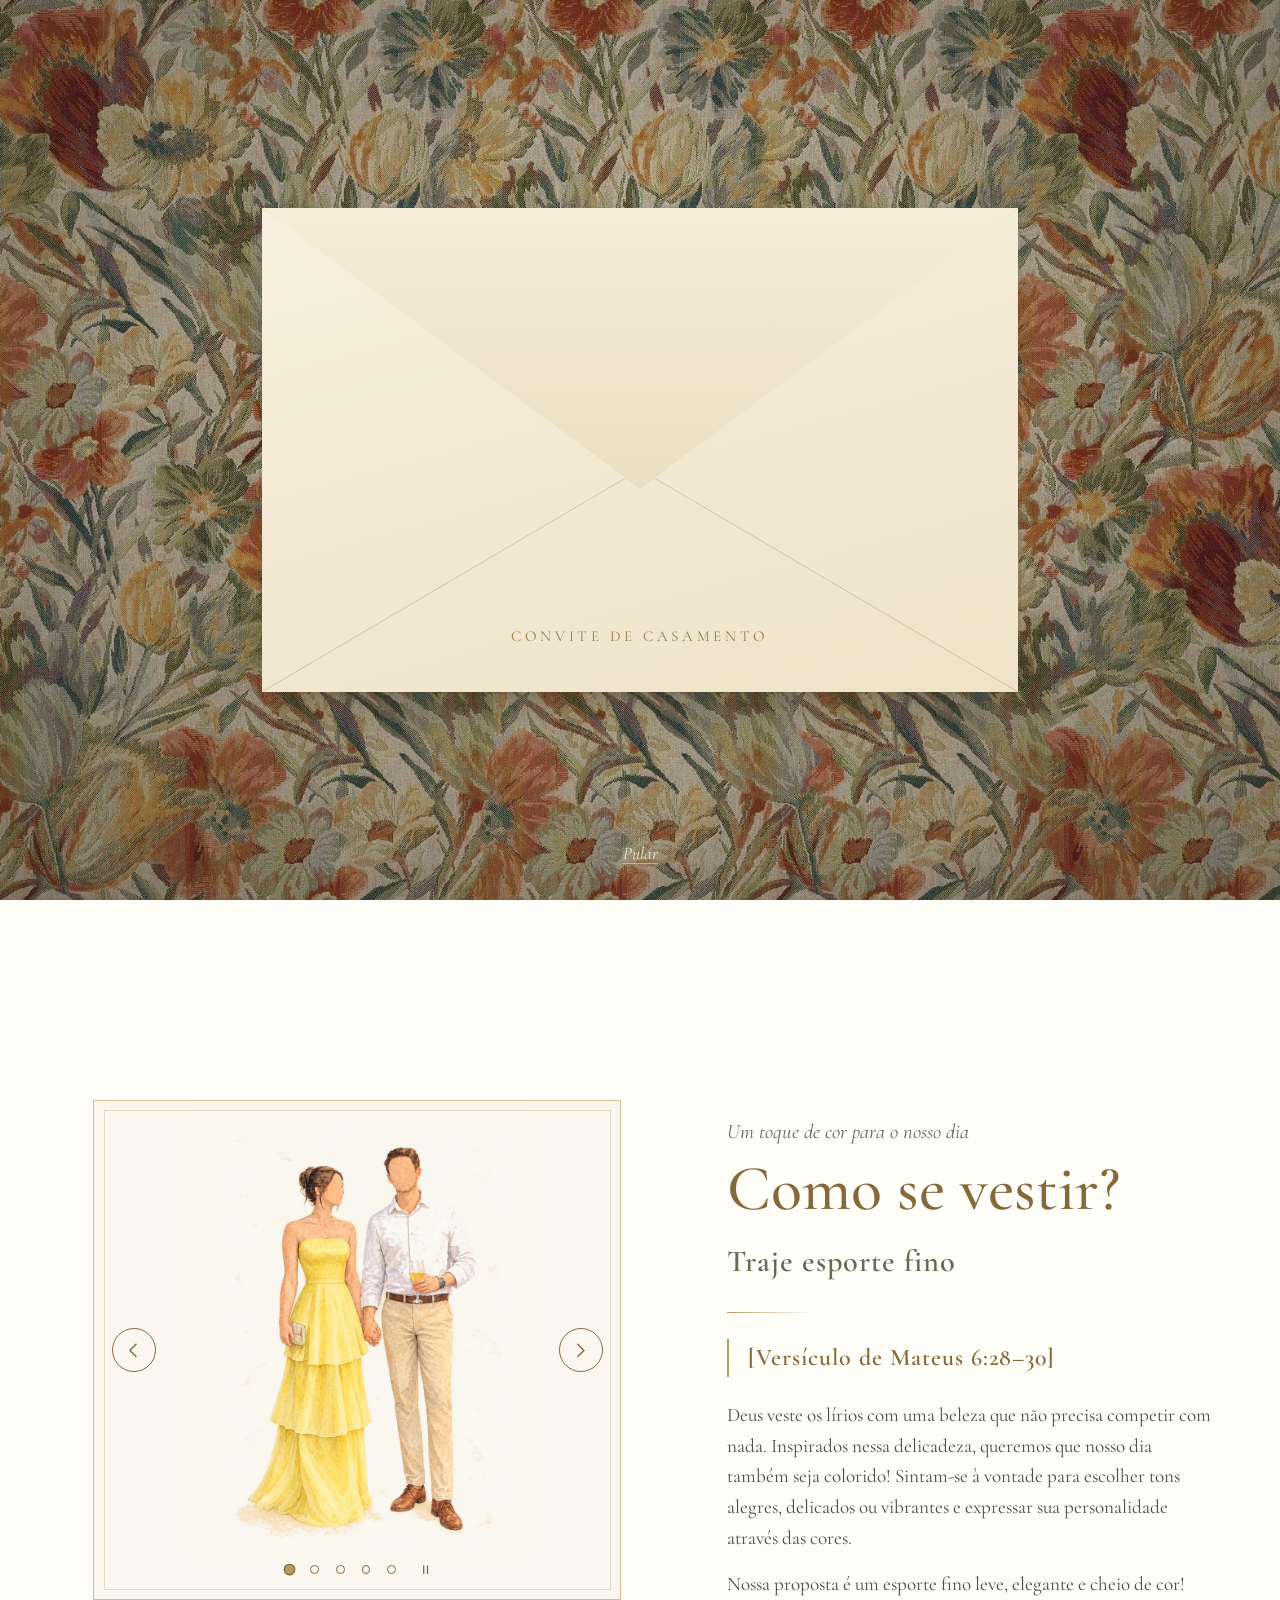
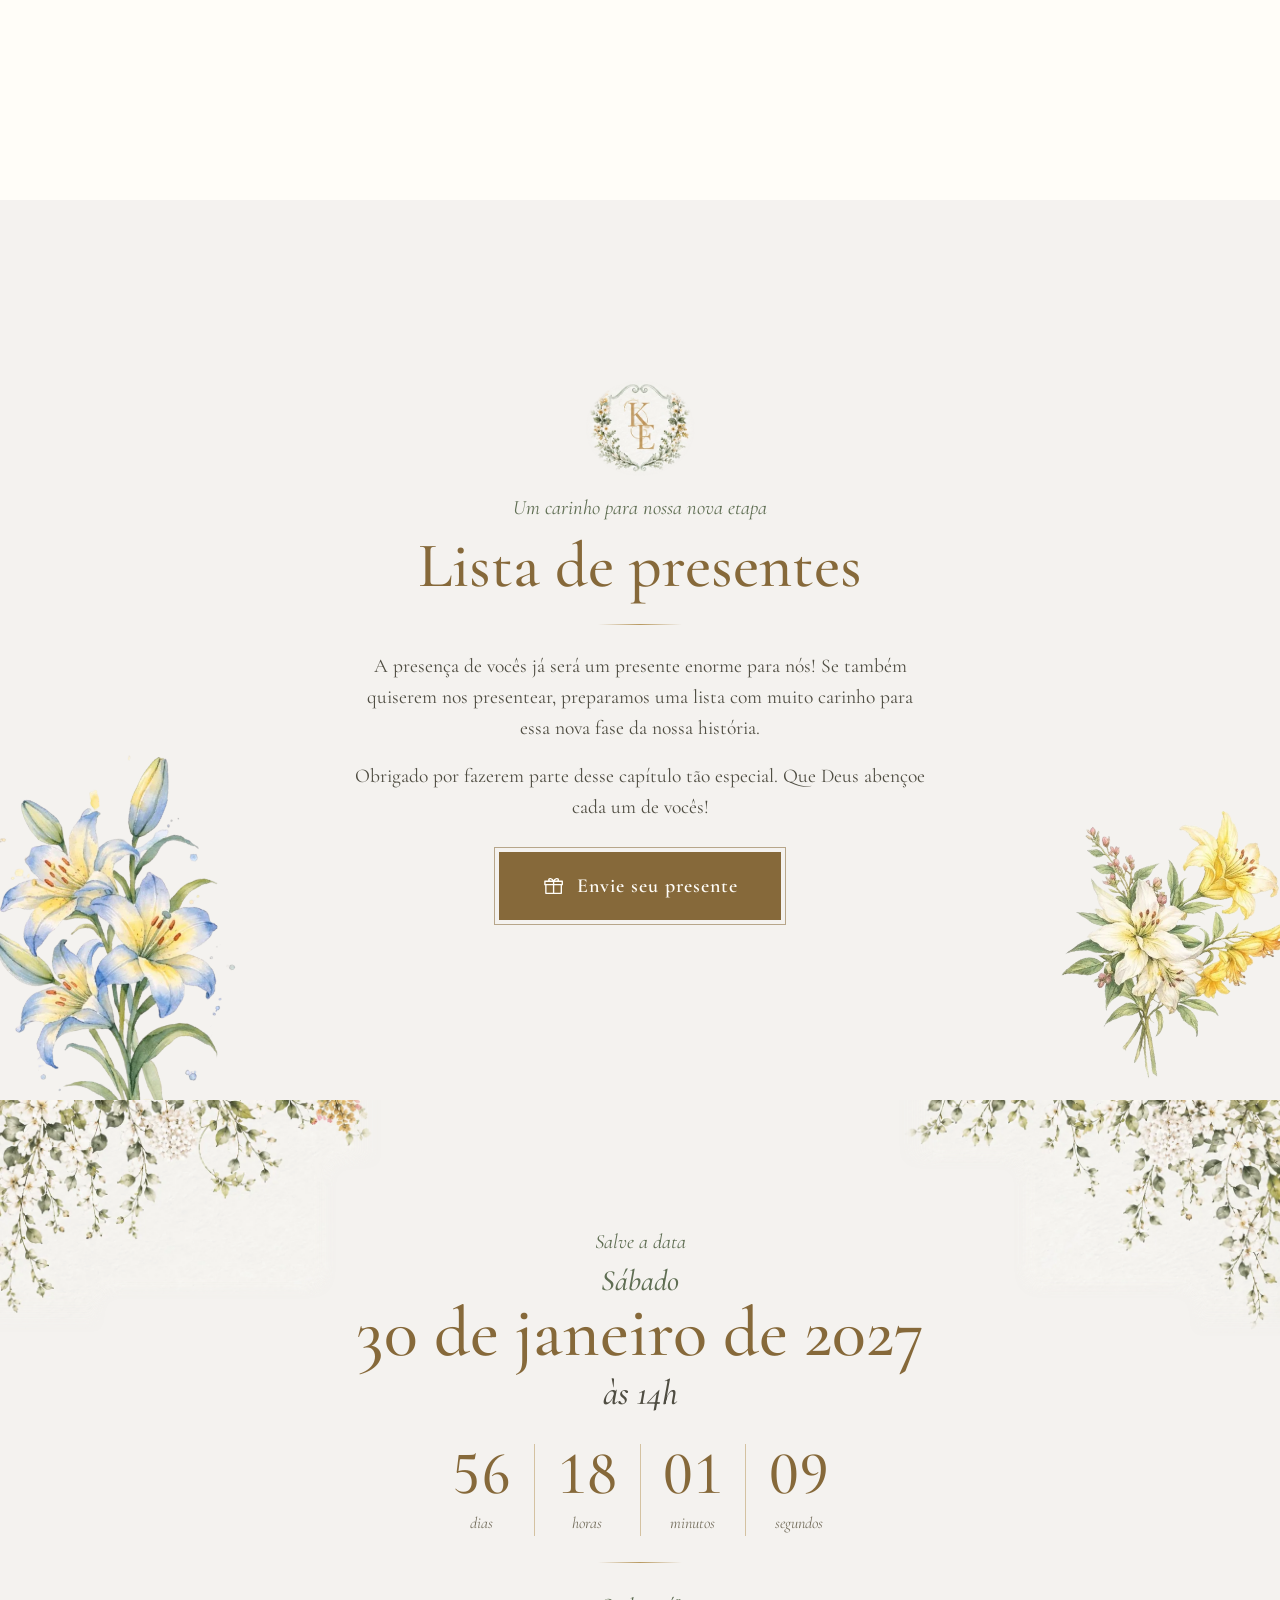
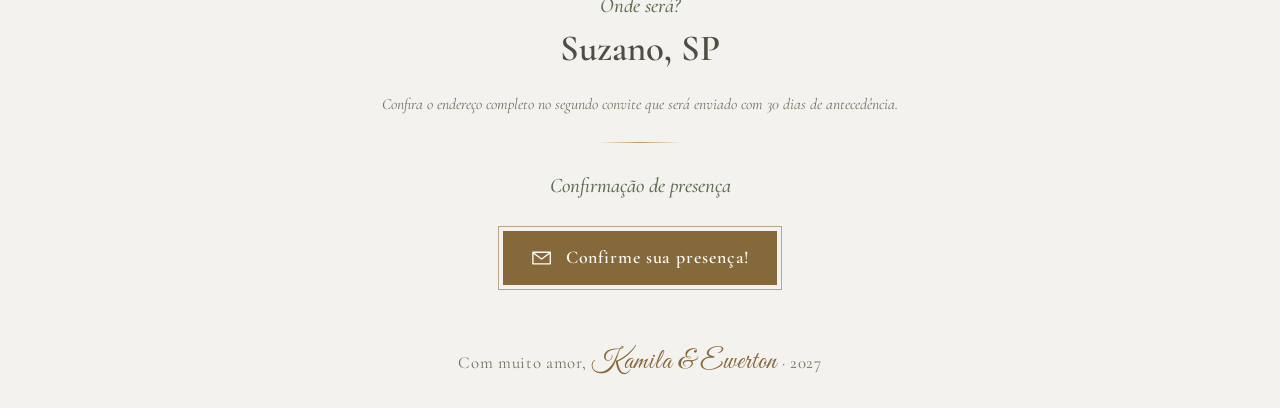
<file: index.html>
<!DOCTYPE html>
<html lang="pt-BR">
<head>
  <meta charset="UTF-8">
  <meta name="viewport" content="width=device-width, initial-scale=1, viewport-fit=cover">
  <meta name="theme-color" content="#f4f2ef">
  <title>Kamila &amp; Everton | Nosso casamento</title>
  <meta name="description" content="Convite de casamento de Kamila e Everton: 30 de janeiro de 2027, às 14h, no Sítio Espaço Gomes, em Suzano-SP.">

  <!-- Pré-visualização ao compartilhar no WhatsApp/Instagram.
       Depois de publicar o site, troque o caminho abaixo pelo endereço completo, ex.: https://seusite.com.br/assets/og-convite.jpg -->
  <meta property="og:type" content="website">
  <meta property="og:title" content="Kamila &amp; EWerton | Com muito amor, vamos nos casar!">
  <meta property="og:description" content="30 de janeiro de 2027, às 14h. Contamos com a sua presença!">
  <meta property="og:image" content="assets/og-convite.jpg">

  <link rel="icon" href="data:image/svg+xml,%3Csvg xmlns='http://www.w3.org/2000/svg' viewBox='0 0 64 64'%3E%3Crect width='64' height='64' rx='32' fill='%23f4f2ef'/%3E%3Ctext x='32' y='43' font-family='Georgia,serif' font-size='30' text-anchor='middle' fill='%23b99a61'%3EK%26E%3C/text%3E%3C/svg%3E">

  <!-- Fontes hospedadas junto com o site (pasta fonts/): funcionam mesmo sem internet. -->
  <link rel="stylesheet" href="style.css">

  <!-- Marca que o JavaScript está ativo (evita esconder conteúdo se ele falhar). -->
  <script>
    document.documentElement.classList.add('js');
    /* Abertura com envelope: só quando o site abre do início (sem #âncora na URL). */
    (function () {
      var hash = location.hash;
      if (hash && hash !== '#inicio') return;
      var el = document.documentElement;
      el.classList.add('has-intro', 'cover-hold');
      if ('scrollRestoration' in history) history.scrollRestoration = 'manual';
      window.scrollTo(0, 0);
      setTimeout(function () { el.classList.remove('has-intro', 'cover-hold'); }, 15000); /* segurança */
    })();
  </script>
</head>
<body>

  <!-- ============ ABERTURA · ENVELOPE (aparece sempre que a página é aberta ou atualizada) ============ -->
  <div class="intro" id="intro" role="dialog" aria-modal="true" aria-label="Convite de casamento de Kamila e Ewerton">
    <div class="intro__stage">
      <div class="envelope">
        <div class="envelope__back"></div>

        <div class="envelope__card" aria-hidden="true">
          <img class="envelope__leaf envelope__leaf--l" src="assets/folhagem-esq.webp" alt="" width="800" height="490">
          <img class="envelope__leaf envelope__leaf--r" src="assets/folhagem-dir.webp" alt="" width="802" height="500">
          <div class="envelope__card-text">
            <p class="envelope__lead">Com muito amor,<br>vamos nos casar!</p>
            <p class="envelope__names">Kamila &amp; Ewerton</p>
            <p class="envelope__date">30 de janeiro de 2027</p>
          </div>
        </div>

        <div class="envelope__front">
          <svg class="envelope__lines" viewBox="0 0 100 64" preserveAspectRatio="none" aria-hidden="true">
            <path d="M0 64 50 34.6 100 64M0 0 50 34.6 100 0" fill="none" stroke="rgba(134,105,58,.28)" stroke-width="1" vector-effect="non-scaling-stroke"/>
          </svg>
          <p class="envelope__to">Convite de casamento</p>
        </div>

        <div class="envelope__flap" aria-hidden="true">
          <div class="flap__face flap__face--out"></div>
          <div class="flap__face flap__face--in"></div>
        </div>

        <button type="button" class="envelope__seal" aria-label="Abrir o convite">
          <img src="assets/monograma.webp" alt="" width="300" height="260">
        </button>
      </div>
    </div>
    <button type="button" class="intro__skip">Pular</button>
  </div>
  <a class="skip-link" href="#traje">Ir para os detalhes</a>

  <main>
    <!-- ============ PÁGINA 1 · CAPA (ocupa a tela inteira) ============ -->
    <section class="page cover" id="inicio" aria-labelledby="nomes">
      <img class="cover__foliage cover__foliage--left" src="assets/folhagem-esq.webp" alt="" width="800" height="490" fetchpriority="high">
      <img class="cover__foliage cover__foliage--right" src="assets/folhagem-dir.webp" alt="" width="802" height="500" fetchpriority="high">
      <img class="cover__landscape" src="assets/paisagem.webp" alt="" width="1672" height="300" fetchpriority="high">

      <div class="cover__content">
        <p class="cover__lead">Com muito amor,<br>vamos nos casar!</p>
        <img class="cover__monogram" src="assets/monograma.webp" alt="Monograma com as letras K e E" width="300" height="260">
        <h1 class="cover__names" id="nomes">Kamila <span class="amp">&amp;</span> Ewerton</h1>
        <p class="cover__invite">Contamos com a sua presença!</p>
        <svg class="cover__heart" viewBox="0 0 24 22" aria-hidden="true"><path d="M12 21 2.9 11.9A5.6 5.6 0 0 1 12 4.7a5.6 5.6 0 0 1 9.1 7.2Z" fill="currentColor"/></svg>
        <p class="cover__date">30 de janeiro de 2027</p>
      </div>

      <a class="cover__cue" href="#traje" aria-label="Rolar para ver como se vestir e mais informações">
        <span>Ver detalhes</span>
        <svg viewBox="0 0 24 24" aria-hidden="true"><path d="m5 9 7 7 7-7" fill="none" stroke="currentColor" stroke-width="1.6" stroke-linecap="round" stroke-linejoin="round"/></svg>
      </a>
    </section>

    <!-- ============ PÁGINA 2 · TRAJE (COMO SE VESTIR) ============ -->
    <section class="page dress" id="traje" aria-labelledby="dress-title">
      <div class="dress__layout reveal">
        <div class="dress__art">
          <!-- Carrossel de sugestões de look. As fotos ficam em assets/roupas (look-1 … look-5). -->
          <div class="carousel" id="looks" role="region" aria-roledescription="carrossel" aria-label="Sugestões de looks esporte fino">
            <div class="carousel__viewport">
              <div class="carousel__track" aria-live="off">
              <div class="carousel__slide" role="group" aria-roledescription="slide" aria-label="Look 1 de 5">
                <img src="assets/roupas/look-1.webp" alt="Casal de esporte fino: vestido longo amarelo em camadas e camisa branca com calça bege" width="960" height="1200" loading="lazy" draggable="false">
              </div>
              <div class="carousel__slide" role="group" aria-roledescription="slide" aria-label="Look 2 de 5">
                <img src="assets/roupas/look-2.webp" alt="Casal de esporte fino: vestido longo azul-marinho e camisa azul-marinho com calça bege" width="960" height="1200" loading="lazy" draggable="false">
              </div>
              <div class="carousel__slide" role="group" aria-roledescription="slide" aria-label="Look 3 de 5">
                <img src="assets/roupas/look-3.webp" alt="Casal de esporte fino: camisa branca com calça bege e vestido laranja de um ombro só" width="960" height="1200" loading="lazy" draggable="false">
              </div>
              <div class="carousel__slide" role="group" aria-roledescription="slide" aria-label="Look 4 de 5">
                <img src="assets/roupas/look-4.webp" alt="Casal de esporte fino: vestido lilás com babados e camisa polo branca com calça bege" width="960" height="1200" loading="lazy" draggable="false">
              </div>
              <div class="carousel__slide" role="group" aria-roledescription="slide" aria-label="Look 5 de 5">
                <img src="assets/roupas/look-5.webp" alt="Casal de esporte fino: vestido longo pink em camadas e camisa branca com calça cinza" width="960" height="1200" loading="lazy" draggable="false">
              </div>
              </div>
            </div>

            <button type="button" class="carousel__btn carousel__btn--prev" aria-label="Look anterior">
              <svg viewBox="0 0 24 24" aria-hidden="true"><path d="m15 5-7 7 7 7" fill="none" stroke="currentColor" stroke-width="1.6" stroke-linecap="round" stroke-linejoin="round"/></svg>
            </button>
            <button type="button" class="carousel__btn carousel__btn--next" aria-label="Próximo look">
              <svg viewBox="0 0 24 24" aria-hidden="true"><path d="m9 5 7 7-7 7" fill="none" stroke="currentColor" stroke-width="1.6" stroke-linecap="round" stroke-linejoin="round"/></svg>
            </button>

            <div class="carousel__footer">
            <button type="button" class="carousel__dot" aria-label="Ver look 1"></button>
            <button type="button" class="carousel__dot" aria-label="Ver look 2"></button>
            <button type="button" class="carousel__dot" aria-label="Ver look 3"></button>
            <button type="button" class="carousel__dot" aria-label="Ver look 4"></button>
            <button type="button" class="carousel__dot" aria-label="Ver look 5"></button>
              <button type="button" class="carousel__pause" aria-label="Pausar passagem automática" aria-pressed="false">
                <svg class="icon-pause" viewBox="0 0 24 24" aria-hidden="true"><path d="M9 6v12M15 6v12" fill="none" stroke="currentColor" stroke-width="2" stroke-linecap="round"/></svg>
                <svg class="icon-play" viewBox="0 0 24 24" aria-hidden="true"><path d="M8 5.5v13l10-6.5Z" fill="currentColor"/></svg>
              </button>
            </div>
          </div>
        </div>

        <div class="dress__copy">
          <p class="kicker">Um toque de cor para o nosso dia</p>
          <h2 id="dress-title">Como se vestir?</h2>
          <p class="dress__code">Traje esporte fino</p>
          <div class="rule rule--left" aria-hidden="true"></div>

          <blockquote class="dress__verse">
            <footer>[Versículo de Mateus 6:28–30]</footer>
          </blockquote>

            <p>
              Deus veste os lírios com uma beleza que não precisa competir com nada.
              Inspirados nessa delicadeza, queremos que nosso dia também seja colorido!
              Sintam-se à vontade para escolher tons alegres, delicados ou vibrantes
              e expressar sua personalidade através das cores.
            </p>

            <p>
              Nossa proposta é um esporte fino leve, elegante e cheio de cor!
            </p>
        </div>
      </div>
    </section>

    <!-- ============ PÁGINA 3 · LISTA DE PRESENTES ============ -->
    <section class="page gifts" id="presentes" aria-labelledby="gifts-title">
      <img class="gifts__lily gifts__lily--left" src="assets/lirios-azuis.webp" alt="" aria-hidden="true" loading="lazy" width="408" height="612">
      <img class="gifts__lily gifts__lily--right" src="assets/lirios-amarelos.webp" alt="" aria-hidden="true" loading="lazy" width="408" height="612">

      <div class="gifts__inner reveal">
        <img class="gifts__monogram" src="assets/monograma.webp" alt="" aria-hidden="true" loading="lazy" width="300" height="260">
        <p class="kicker">Um carinho para nossa nova etapa</p>
        <h2 id="gifts-title">Lista de presentes</h2>
        <div class="rule" aria-hidden="true"></div>
        <p>A presença de vocês já será um presente enorme para nós! Se também quiserem nos presentear, preparamos uma lista com muito carinho para essa nova fase da nossa história.</p>
        <p>Obrigado por fazerem parte desse capítulo tão especial. Que Deus abençoe cada um de vocês!</p>

        <!-- O botão leva à página de presente via PIX (pasta lista-de-presentes). O endereço fica no topo do script.js (GIFT_LIST_URL). -->
        <a class="btn btn--gift" id="gift-link" href="lista-de-presentes/index.html">
          <svg viewBox="0 0 24 24" aria-hidden="true"><path d="M4 11h16v9H4zM3 7.5h18V11H3zM12 7.5V20M12 7.5C10.6 4 7 4.2 7 6.1c0 1.4 2.3 1.4 5 1.4Zm0 0c1.4-3.5 5-3.3 5-1.4 0 1.4-2.3 1.4-5 1.4Z" fill="none" stroke="currentColor" stroke-width="1.4" stroke-linejoin="round" stroke-linecap="round"/></svg>
          <span>Envie seu presente</span>
        </a>
      </div>
    </section>
    <!-- ============ PÁGINA 4 · DATA, LOCAL E CONFIRMAÇÃO DE PRESENÇA ============ -->
    <section class="page when" id="data" aria-labelledby="when-title">
      <img class="when__foliage when__foliage--left" src="assets/folhagem-esq.webp" alt="" aria-hidden="true" loading="lazy" width="800" height="490">
      <img class="when__foliage when__foliage--right" src="assets/folhagem-dir.webp" alt="" aria-hidden="true" loading="lazy" width="802" height="500">

      <div class="when__inner reveal">
        <p class="kicker">Salve a data</p>
        <h2 id="when-title" class="when__date">
          <span class="when__weekday">Sábado</span>
          30 de janeiro de 2027
          <span class="when__time">às 14h</span>
        </h2>

        <div class="countdown" id="countdown" role="group" aria-label="Contagem regressiva para o casamento">
          <div class="countdown__unit"><span class="countdown__num" id="cd-days" aria-hidden="true">--</span><span class="countdown__label">dias</span></div>
          <div class="countdown__unit"><span class="countdown__num" id="cd-hours" aria-hidden="true">--</span><span class="countdown__label">horas</span></div>
          <div class="countdown__unit"><span class="countdown__num" id="cd-mins" aria-hidden="true">--</span><span class="countdown__label">minutos</span></div>
          <div class="countdown__unit"><span class="countdown__num" id="cd-secs" aria-hidden="true">--</span><span class="countdown__label">segundos</span></div>
        </div>
        <p class="countdown__done" id="countdown-done" hidden></p>
        <p class="sr-only" id="countdown-sr" aria-live="polite"></p>

        <div class="rule" aria-hidden="true"></div>

        <h3 class="where__title">Onde será?</h3>
        <p class="where__name">Suzano, SP</p>
        <p class="note">Confira o endereço completo no segundo convite que será enviado com 30 dias de antecedência.</p>
        <div class="rule" aria-hidden="true"></div>

        <h3 class="where__title">Confirmação de presença</h3>
        <!-- O botão leva ao formulário (pasta formulario-confirmacao). O endereço é definido no topo do script.js (RSVP_URL). -->
        <a class="btn btn--gift btn--rsvp" id="rsvp-link" href="formulario-confirmacao/index.html">
          <svg viewBox="0 0 24 24" aria-hidden="true"><path d="M3 6.5h18v12H3zM3.5 7.2l8.5 6.3 8.5-6.3" fill="none" stroke="currentColor" stroke-width="1.4" stroke-linejoin="round" stroke-linecap="round"/></svg>
          <span>Confirme sua presença!</span>
        </a>
      </div>

      <footer class="site-footer">Com muito amor, <span class="script">Kamila &amp; Ewerton</span> · 2027</footer>
    </section>

  </main>

  <nav class="page-dots" aria-label="Navegação entre as seções">
    <a href="#inicio" class="dot is-active" aria-label="Capa" aria-current="true"></a>
    <a href="#traje" class="dot" aria-label="Como se vestir"></a>
    <a href="#presentes" class="dot" aria-label="Lista de presentes"></a>
    <a href="#data" class="dot" aria-label="Data, local e confirmação de presença"></a>
  </nav>

  <script src="script.js"></script>
</body>
</html>
</file>
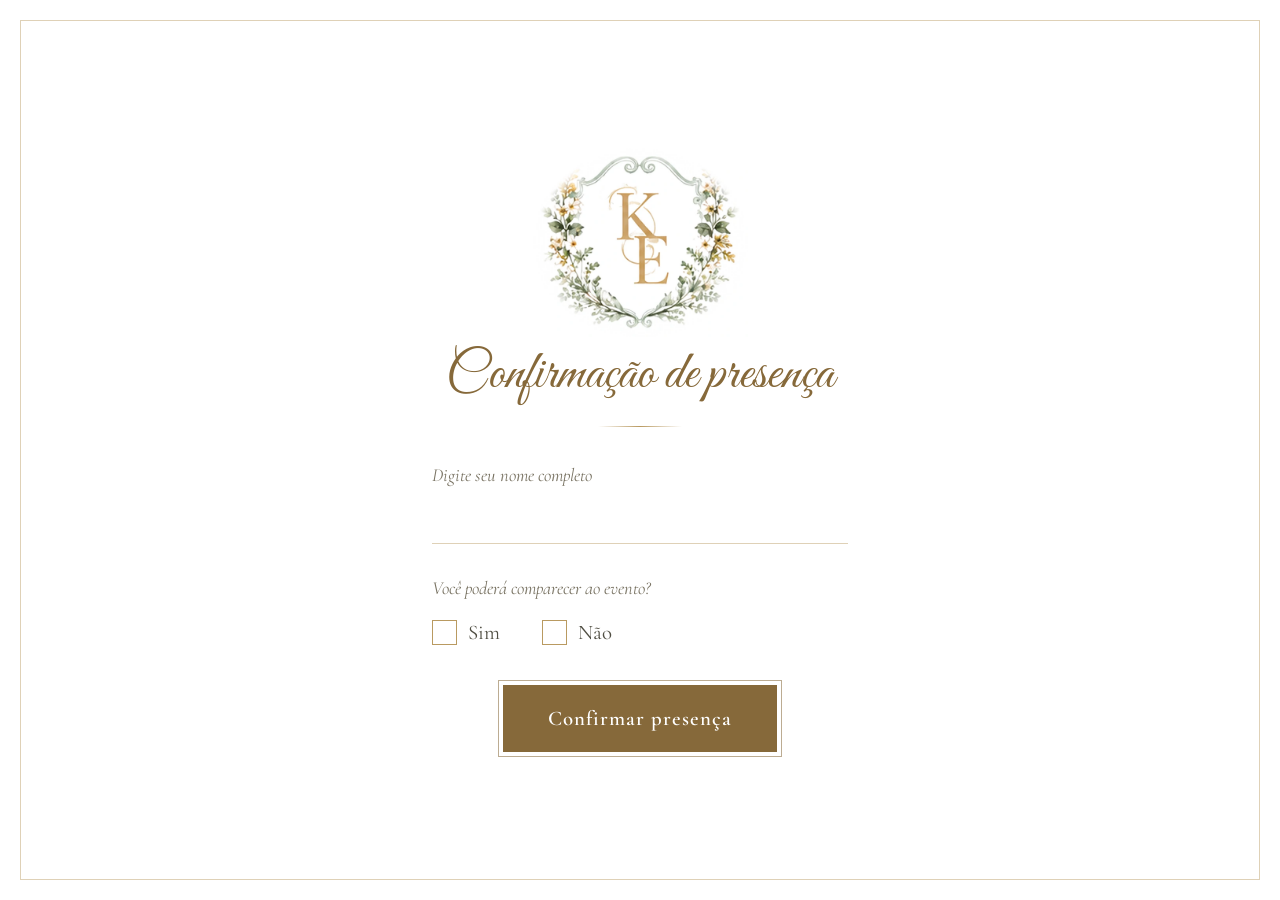
<file: formulario-confirmacao/index.html>
<!DOCTYPE html>
<html lang="pt-BR">
<head>
  <meta charset="UTF-8">
  <meta name="viewport" content="width=device-width, initial-scale=1, viewport-fit=cover">
  <meta name="theme-color" content="#ffffff">
  <title>Confirmação de presença | Kamila &amp; Ewerton</title>
  <meta name="description" content="Confirme sua presença no casamento de Kamila e Ewerton.">
  <meta name="robots" content="noindex">

  <link rel="icon" href="data:image/svg+xml,%3Csvg xmlns='http://www.w3.org/2000/svg' viewBox='0 0 64 64'%3E%3Crect width='64' height='64' rx='32' fill='%23ffffff'/%3E%3Ctext x='32' y='43' font-family='Georgia,serif' font-size='30' text-anchor='middle' fill='%23b99a61'%3EK%26E%3C/text%3E%3C/svg%3E">
  <link rel="preload" href="assets/monograma.webp" as="image">
  <link rel="stylesheet" href="style.css">
</head>
<body>
  <main class="page" id="pagina">
    <img class="mono" src="assets/monograma.webp" alt="Monograma de Kamila e Ewerton, com as letras K e E" width="550" height="480">

    <h1 class="title">Confirmação de presença</h1>
    <div class="rule" aria-hidden="true"></div>

    <form class="form" id="form" novalidate>
      <!-- campo escondido contra robôs: pessoas não veem nem preenchem -->
      <div class="hp" aria-hidden="true">
        <label>Não preencha este campo <input type="text" name="website" tabindex="-1" autocomplete="off"></label>
      </div>

      <div class="field">
        <label class="label" for="nome">Digite seu nome completo</label>
        <input class="input" id="nome" name="nome" type="text" autocomplete="name" autocapitalize="words" spellcheck="false" required
               aria-describedby="nome-erro">
        <p class="error" id="nome-erro" role="alert" hidden></p>
      </div>

      <fieldset class="field choice" aria-describedby="presenca-erro">
        <legend class="label">Você poderá comparecer ao evento?</legend>

        <label class="check">
          <input type="radio" name="presenca" value="Sim" required>
          <span class="check__box" aria-hidden="true">
            <svg viewBox="0 0 24 24"><path d="m5.5 12.5 4.2 4.2 8.8-9.4" fill="none" stroke="currentColor" stroke-width="2.2" stroke-linecap="round" stroke-linejoin="round"/></svg>
          </span>
          <span class="check__text">Sim</span>
        </label>

        <label class="check">
          <input type="radio" name="presenca" value="Não">
          <span class="check__box" aria-hidden="true">
            <svg viewBox="0 0 24 24"><path d="m5.5 12.5 4.2 4.2 8.8-9.4" fill="none" stroke="currentColor" stroke-width="2.2" stroke-linecap="round" stroke-linejoin="round"/></svg>
          </span>
          <span class="check__text">Não</span>
        </label>

        <p class="error" id="presenca-erro" role="alert" hidden></p>
      </fieldset>

      <p class="error error--form" id="form-erro" role="alert" hidden></p>

      <div class="submit">
        <button class="btn" id="enviar" type="submit">
          <span class="btn__label">Confirmar presença</span>
        </button>
      </div>
    </form>
  </main>

  <!-- Tela de agradecimento (aparece depois do envio) -->
  <section class="thanks" id="obrigado" aria-live="polite" hidden>
    <img class="thanks__mono" src="assets/monograma.webp" alt="" width="550" height="480">
    <div class="thanks__text">
      <h2 class="thanks__title" id="obrigado-titulo" tabindex="-1">Obrigado pela confirmação</h2>
      <p class="thanks__note">O endereço do evento será disponibilizado perto da data</p>
      <div class="thanks__actions">
        <a class="btn btn--ghost" href="../index.html">Menu inicial</a>
        <button class="btn" type="button" id="novo-participante">Cadastrar novo participante?</button>
      </div>
    </div>
  </section>

  <script src="script.js"></script>
</body>
</html>
</file>
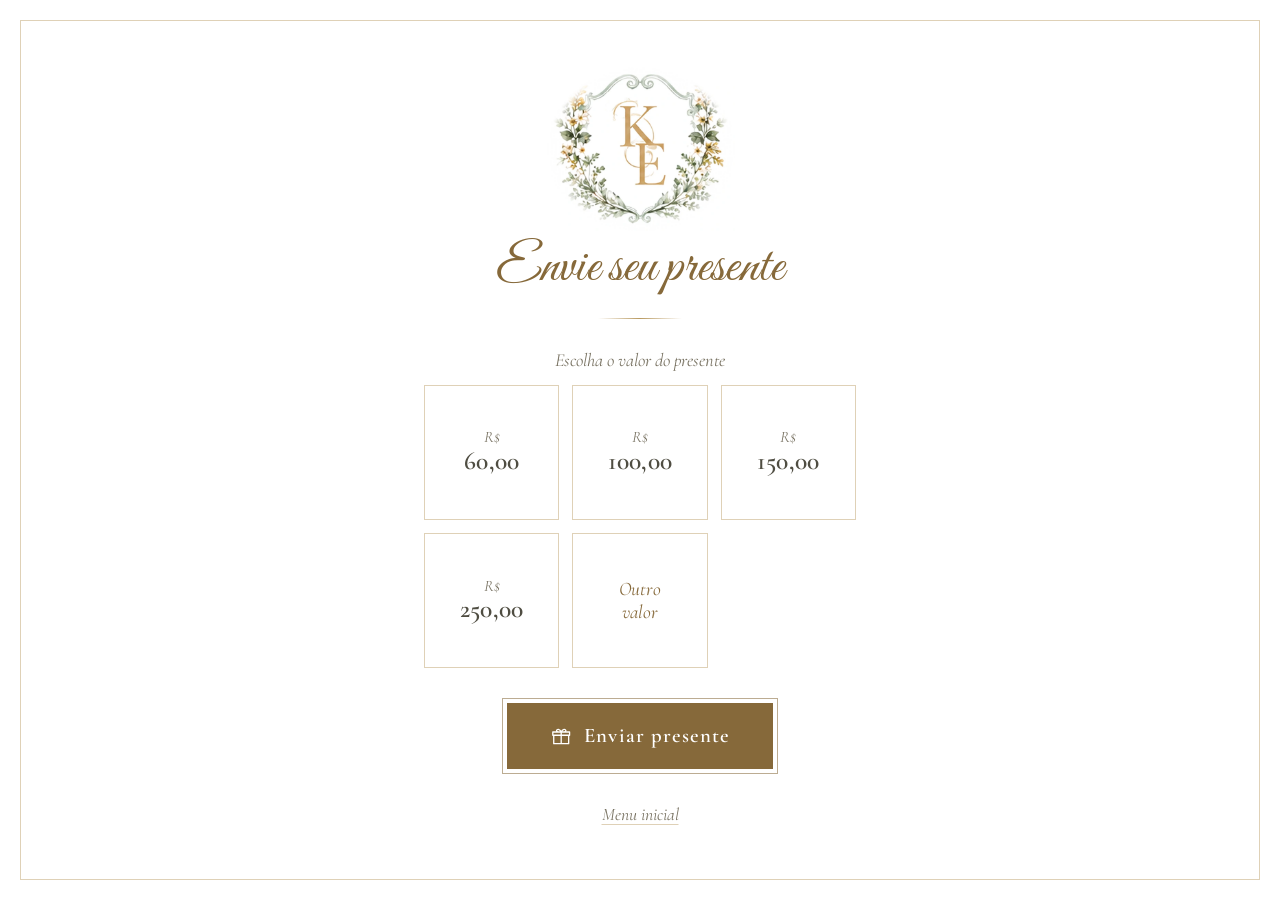
<file: lista-de-presentes/index.html>
<!DOCTYPE html>
<html lang="pt-BR">
<head>
  <meta charset="UTF-8">
  <meta name="viewport" content="width=device-width, initial-scale=1, viewport-fit=cover">
  <meta name="theme-color" content="#ffffff">
  <title>Envie seu presente | Kamila &amp; Ewerton</title>
  <meta name="description" content="Envie seu presente de casamento para Kamila e Ewerton via PIX.">
  <meta name="robots" content="noindex">

  <link rel="icon" href="data:image/svg+xml,%3Csvg xmlns='http://www.w3.org/2000/svg' viewBox='0 0 64 64'%3E%3Crect width='64' height='64' rx='32' fill='%23ffffff'/%3E%3Ctext x='32' y='43' font-family='Georgia,serif' font-size='30' text-anchor='middle' fill='%23b99a61'%3EK%26E%3C/text%3E%3C/svg%3E">
  <link rel="preload" href="assets/monograma.webp" as="image">
  <link rel="stylesheet" href="style.css">
</head>
<body>
  <main class="page">
    <img class="mono" src="assets/monograma.webp" alt="Monograma de Kamila e Ewerton, com as letras K e E" width="550" height="480">

    <h1 class="title">Envie seu presente</h1>
    <div class="rule" aria-hidden="true"></div>

    <!-- ============ 1) ESCOLHA DO VALOR ============ -->
    <form class="choose" id="escolha" novalidate>
      <fieldset class="amounts" aria-describedby="valor-erro">
        <legend class="label">Escolha o valor do presente</legend>

        <div class="grid">
          <label class="amount">
            <input type="radio" name="valor" value="60">
            <span class="amount__face">
              <span class="amount__cur">R$</span><span class="amount__num">60,00</span>
              <svg class="amount__check" viewBox="0 0 24 24" aria-hidden="true"><path d="m5.5 12.5 4.2 4.2 8.8-9.4" fill="none" stroke="currentColor" stroke-width="2.2" stroke-linecap="round" stroke-linejoin="round"/></svg>
            </span>
          </label>

          <label class="amount">
            <input type="radio" name="valor" value="100">
            <span class="amount__face">
              <span class="amount__cur">R$</span><span class="amount__num">100,00</span>
              <svg class="amount__check" viewBox="0 0 24 24" aria-hidden="true"><path d="m5.5 12.5 4.2 4.2 8.8-9.4" fill="none" stroke="currentColor" stroke-width="2.2" stroke-linecap="round" stroke-linejoin="round"/></svg>
            </span>
          </label>

          <label class="amount">
            <input type="radio" name="valor" value="150">
            <span class="amount__face">
              <span class="amount__cur">R$</span><span class="amount__num">150,00</span>
              <svg class="amount__check" viewBox="0 0 24 24" aria-hidden="true"><path d="m5.5 12.5 4.2 4.2 8.8-9.4" fill="none" stroke="currentColor" stroke-width="2.2" stroke-linecap="round" stroke-linejoin="round"/></svg>
            </span>
          </label>

          <label class="amount">
            <input type="radio" name="valor" value="250">
            <span class="amount__face">
              <span class="amount__cur">R$</span><span class="amount__num">250,00</span>
              <svg class="amount__check" viewBox="0 0 24 24" aria-hidden="true"><path d="m5.5 12.5 4.2 4.2 8.8-9.4" fill="none" stroke="currentColor" stroke-width="2.2" stroke-linecap="round" stroke-linejoin="round"/></svg>
            </span>
          </label>

          <label class="amount amount--other">
            <input type="radio" name="valor" value="outro">
            <span class="amount__face">
              <span class="amount__other">Outro<br>valor</span>
              <svg class="amount__check" viewBox="0 0 24 24" aria-hidden="true"><path d="m5.5 12.5 4.2 4.2 8.8-9.4" fill="none" stroke="currentColor" stroke-width="2.2" stroke-linecap="round" stroke-linejoin="round"/></svg>
            </span>
          </label>
        </div>

        <!-- aparece quando "Outro valor" é escolhido -->
        <div class="other" id="outro-campo" hidden>
          <label class="label" for="outro">Digite o valor (mínimo R$&nbsp;60,00)</label>
          <div class="money">
            <span class="money__cur" aria-hidden="true">R$</span>
            <input class="input" id="outro" name="outro" type="text" inputmode="numeric" autocomplete="off" placeholder="0,00" aria-describedby="valor-erro">
          </div>
        </div>

        <p class="error" id="valor-erro" role="alert" hidden></p>
      </fieldset>

      <div class="submit">
        <button class="btn" type="submit">
          <svg viewBox="0 0 24 24" aria-hidden="true"><path d="M4 11h16v9H4zM3 7.5h18V11H3zM12 7.5V20M12 7.5C10.6 4 7 4.2 7 6.1c0 1.4 2.3 1.4 5 1.4Zm0 0c1.4-3.5 5-3.3 5-1.4 0 1.4-2.3 1.4-5 1.4Z" fill="none" stroke="currentColor" stroke-width="1.4" stroke-linejoin="round" stroke-linecap="round"/></svg>
          <span>Enviar presente</span>
        </button>
      </div>

      <a class="back" href="../index.html">Menu inicial</a>
    </form>

    <!-- ============ 2) PAGAMENTO VIA PIX ============ -->
    <section class="pay" id="pagamento" aria-live="polite" hidden>
      <p class="pay__label">Valor do presente</p>
      <p class="pay__value" id="pay-valor">R$ 0,00</p>

      <div class="qr" id="qr" role="img" aria-label="QR Code do PIX para pagamento"></div>
      <p class="pay__hint">Abra o app do seu banco, escolha <strong>Pix</strong> e aponte a câmera para o código.</p>

      <div class="copy">
        <p class="pay__label">Ou use o Pix copia e cola</p>
        <textarea class="copy__code" id="pix-codigo" readonly rows="4" aria-label="Código Pix copia e cola" spellcheck="false"></textarea>
        <button class="btn btn--small" id="copiar" type="button">
          <svg viewBox="0 0 24 24" aria-hidden="true"><path d="M9 9h10v11H9zM5 15V4h10v3" fill="none" stroke="currentColor" stroke-width="1.5" stroke-linejoin="round" stroke-linecap="round"/></svg>
          <span id="copiar-texto">Copiar código</span>
        </button>
      </div>

      <p class="pay__key">Chave Pix (celular): <strong id="pay-chave"></strong></p>
      <p class="pay__thanks">Obrigado pelo carinho! Que Deus abençoe você.</p>

      <div class="actions">
        <button class="btn btn--outline" id="outro-valor" type="button">Escolher outro valor</button>
        <a class="btn btn--outline" href="../index.html">Menu inicial</a>
      </div>
    </section>
  </main>

  <script src="qrcode.js"></script>
  <script src="script.js"></script>
</body>
</html>
</file>
<file: style.css>
/* =========================================================
   Convite Kamila & Everton
   Paleta tirada do convite: papel, dourado, verde-folha.
   Para mudar cores e fontes, edite só as variáveis abaixo.
   ========================================================= */
@font-face { font-family: "Cormorant Garamond"; font-style: normal; font-weight: 400; font-display: swap;
  src: url("fonts/cormorant-garamond-latin-400-normal.woff2") format("woff2"); }
@font-face { font-family: "Cormorant Garamond"; font-style: normal; font-weight: 500; font-display: swap;
  src: url("fonts/cormorant-garamond-latin-500-normal.woff2") format("woff2"); }
@font-face { font-family: "Cormorant Garamond"; font-style: normal; font-weight: 600; font-display: swap;
  src: url("fonts/cormorant-garamond-latin-600-normal.woff2") format("woff2"); }
@font-face { font-family: "Cormorant Garamond"; font-style: italic; font-weight: 400; font-display: swap;
  src: url("fonts/cormorant-garamond-latin-400-italic.woff2") format("woff2"); }
@font-face { font-family: "Cormorant Garamond"; font-style: italic; font-weight: 500; font-display: swap;
  src: url("fonts/cormorant-garamond-latin-500-italic.woff2") format("woff2"); }
@font-face { font-family: "Great Vibes"; font-style: normal; font-weight: 400; font-display: swap;
  src: url("fonts/great-vibes-latin-400-normal.woff2") format("woff2"); }

:root {
  --paper: #f4f2ef;        /* fundo da capa (igual ao papel do convite) */
  --cream: #fffdf8;        /* fundo das páginas internas */
  --ink: #4f4d42;          /* texto */
  --muted: #76705f;        /* texto de apoio */
  --gold: #b99a61;         /* detalhes decorativos */
  --gold-deep: #86693a;    /* dourado para texto e botões (contraste ok) */
  --leaf: #5f6e53;         /* verde para destaques */
  --leaf-soft: #8b9a7d;

  --serif: "Cormorant Garamond", Georgia, "Times New Roman", serif;
  --script: "Great Vibes", "Snell Roundhand", cursive;

  --pad: clamp(1.25rem, 5vw, 4rem);
}

*, *::before, *::after { box-sizing: border-box; }

html {
  scroll-behavior: smooth;
  scroll-snap-type: y proximity;
  -webkit-text-size-adjust: 100%;
}

body {
  margin: 0;
  overflow-x: clip;
  color: var(--ink);
  background: var(--cream);
  font-family: var(--serif);
  font-size: 1.2rem;
  line-height: 1.6;
  text-rendering: optimizeLegibility;
}

img { display: block; max-width: 100%; height: auto; }
h1, h2, h3, p, blockquote { margin: 0; }

:focus-visible { outline: 2px solid var(--gold-deep); outline-offset: 4px; border-radius: 2px; }

.sr-only {
  position: absolute; width: 1px; height: 1px; margin: -1px; padding: 0;
  overflow: hidden; clip: rect(0 0 0 0); white-space: nowrap; border: 0;
}
.skip-link {
  position: fixed; left: 1rem; top: -4rem; z-index: 100;
  padding: .6rem 1rem; background: var(--gold-deep); color: #fff; text-decoration: none;
  transition: top .2s;
}
.skip-link:focus { top: 1rem; }

.page {
  position: relative;
  min-height: 100vh;
  min-height: 100svh;
  scroll-snap-align: start;
  overflow: hidden;
}

/* ---------- Elementos de texto em comum ---------- */
.kicker {
  color: var(--leaf);
  font-style: italic;
  font-size: clamp(1.1rem, 1.6vw, 1.3rem);
  margin-bottom: .4rem;
}
h2 {
  color: var(--gold-deep);
  font-weight: 500;
  font-size: clamp(2.6rem, 5vw, 4.2rem);
  line-height: 1.05;
}
.rule {
  width: 84px; height: 1px; margin: 1.6rem auto;
  background: linear-gradient(90deg, transparent, var(--gold), transparent);
}
.rule--left { margin-left: 0; background: linear-gradient(90deg, var(--gold), transparent); }
.note { margin-top: 1.3rem; font-size: .98rem; color: var(--muted); font-style: italic; }
.script { font-family: var(--script); font-size: 1.6em; color: var(--gold-deep); line-height: 1; }

.btn {
  display: inline-block;
  margin-top: 1.4rem;
  padding: .85rem 2rem;
  font-family: var(--serif);
  font-size: 1.15rem;
  font-weight: 600;
  letter-spacing: .04em;
  text-decoration: none;
  border: 1px solid var(--gold-deep);
  transition: background-color .25s, color .25s;
}
.btn--outline { color: var(--gold-deep); background: transparent; }
.btn--outline:hover { background: var(--gold-deep); color: #fff; }
.btn--solid { color: #fff; background: var(--gold-deep); }
.btn--solid:hover { background: transparent; color: var(--gold-deep); }
.btn[hidden], .note[hidden] { display: none; }

/* Botão "Envie seu presente": filete duplo dourado, como um selo de convite */
.btn--gift {
  display: inline-flex; align-items: center; justify-content: center; gap: .8rem;
  margin-top: 1.8rem; padding: 1.05rem 2.6rem;
  color: #fffdf8; background: var(--gold-deep);
  border: 1px solid var(--gold-deep);
  box-shadow: 0 0 0 4px var(--paper), 0 0 0 5px rgba(134, 105, 58, .55);
  font-size: 1.25rem; letter-spacing: .05em;
  transition: background-color .3s, color .3s, transform .3s, box-shadow .3s;
}
.btn--gift svg { width: 1.45rem; height: 1.45rem; flex: none; transition: transform .4s cubic-bezier(.3, 1.6, .5, 1); }
.btn--gift:hover { background: #fffdf8; color: var(--gold-deep); transform: translateY(-3px); box-shadow: 0 0 0 4px var(--paper), 0 0 0 5px var(--gold-deep), 0 12px 22px -10px rgba(95, 75, 35, .45); }
.btn--gift:hover svg { transform: rotate(-8deg) scale(1.12); }
.btn--gift:active { transform: translateY(0); }
.btn--gift:focus-visible { outline: 2px solid var(--gold-deep); outline-offset: 9px; }

/* Botão de confirmação: proporção mais delicada, especialmente no celular */
.btn--rsvp { padding: .72rem 1.6rem; font-size: 1.12rem; white-space: nowrap; }

/* =========================================================
   PÁGINA 1 · CAPA (sempre ocupa 100% da altura da tela)
   A capa é montada em camadas (folhagem + paisagem + texto
   real), por isso preenche qualquer tela sem cortar o nome.
   ========================================================= */
.cover {
  display: grid;
  place-items: center;
  height: 100vh;
  height: 100svh;
  min-height: 34rem;                      /* telas muito baixas rolam em vez de sobrepor */
  padding: clamp(5rem, 17svh, 10rem) 1.25rem clamp(8rem, 26svh, 15rem);
  background-color: var(--paper);
  isolation: isolate;
}
/* textura sutil de papel */
.cover::before {
  content: ""; position: absolute; inset: 0; z-index: -3; opacity: .5; pointer-events: none;
  background-image: url("data:image/svg+xml,%3Csvg xmlns='http://www.w3.org/2000/svg' width='220' height='220'%3E%3Cfilter id='n'%3E%3CfeTurbulence type='fractalNoise' baseFrequency='.8' numOctaves='2' stitchTiles='stitch'/%3E%3CfeColorMatrix values='0 0 0 0 .55 0 0 0 0 .5 0 0 0 0 .4 0 0 0 .09 0'/%3E%3C/filter%3E%3Crect width='100%25' height='100%25' filter='url(%23n)'/%3E%3C/svg%3E");
}

.cover__foliage {
  position: absolute; top: 0; z-index: -1;
  width: min(46vw, 85svh);
  pointer-events: none;
  /* 1) as flores descem do alto da tela; 2) depois balançam devagar, presas ao canto */
  animation: drop 2.1s cubic-bezier(.2, .8, .25, 1) both, sway 8s ease-in-out 2.1s infinite;
}
.cover__foliage--left  { left: 0;  transform-origin: 0 0; }
.cover__foliage--right { right: 0; transform-origin: 100% 0; animation-delay: .2s, 2.3s; animation-direction: normal, reverse; }

.cover__landscape {
  position: absolute; left: 0; bottom: 0; z-index: -2;
  width: 100%;
  height: clamp(10rem, 31svh, 42vw);
  object-fit: cover;
  object-position: 60% 100%;
  pointer-events: none;
  -webkit-mask-image: linear-gradient(to bottom, transparent 0, #000 40%);
          mask-image: linear-gradient(to bottom, transparent 0, #000 40%);
}

.cover__content {
  position: relative; z-index: 1;
  display: flex; flex-direction: column; align-items: center;
  text-align: center;
  width: 100%;
  max-width: 64rem;
  color: var(--gold);
}
.cover__content > * { animation: rise 1.1s cubic-bezier(.2, .7, .2, 1) both; }
.cover__content > :nth-child(1) { animation-delay: .5s; }
.cover__content > :nth-child(2) { animation-delay: .7s; }
.cover__content > :nth-child(3) { animation-delay: .9s; }
.cover__content > :nth-child(4) { animation-delay: 1.15s; }
.cover__content > :nth-child(5) { animation-delay: 1.3s; }
.cover__content > :nth-child(6) { animation-delay: 1.4s; }

.cover__lead {
  font-size: clamp(.82rem, 1.15vw + .35rem, 1.1rem);
  font-weight: 600;
  letter-spacing: .16em;
  text-transform: uppercase;
  line-height: 1.55;
  color: #b8924f;
}
.cover__monogram {
  width: auto;
  height: clamp(5.5rem, 17svh, 11rem);
  margin: .6rem 0 0;
}
.cover__names {
  font-family: var(--script);
  font-weight: 400;
  font-size: clamp(2.6rem, min(7.2vw, 13svh), 7rem);
  line-height: 1.2;
  color: #b8924f;
  white-space: nowrap;
}
.cover__names .amp { font-size: .8em; padding: 0 .08em; }
.cover__invite {
  font-family: var(--script);
  font-size: clamp(1.4rem, min(3.2vw, 4.2svh), 2.3rem);
  line-height: 1.3;
  color: #b8924f;
}
.cover__heart { width: 1rem; height: 1rem; margin: .7rem 0 .5rem; color: var(--gold); }
.cover__date {
  font-size: clamp(1rem, 1.6vw, 1.3rem);
  font-weight: 500;
  letter-spacing: .06em;
  color: var(--gold-deep);
}

.cover::after {            /* leve sombra embaixo para o botão "Ver detalhes" ficar legível */
  content: ""; position: absolute; left: 0; right: 0; bottom: 0; height: 9rem; z-index: 0; pointer-events: none;
  background: linear-gradient(to top, rgba(32, 46, 22, .5), transparent);
}
.cover__cue {
  position: absolute; left: 50%; bottom: max(1rem, env(safe-area-inset-bottom)); z-index: 2;
  translate: -50% 0;
  display: flex; flex-direction: column; align-items: center; gap: .1rem;
  padding: .4rem .8rem;
  color: #fffdf8;
  font-size: .98rem; font-weight: 600; letter-spacing: .06em;
  text-decoration: none;
  text-shadow: 0 1px 6px rgba(30, 40, 20, .75);
  animation: fade-in 1s ease 2.4s both, cue 2.4s ease-in-out 3.4s infinite;
}
.cover__cue svg { width: 1.6rem; height: 1.6rem; filter: drop-shadow(0 1px 4px rgba(30, 40, 20, .7)); }
.cover__cue:focus-visible { outline-color: #fffdf8; }

/* Enquanto o envelope está na tela, a capa fica "guardada"; ao abrir, tudo anima do começo */
.cover-hold .cover__foliage,
.cover-hold .cover__content > *,
.cover-hold .cover__cue { animation: none; opacity: 0; }

/* Celular em pé: folhagem menor e paisagem mais baixa */
@media (max-aspect-ratio: 4/5) {
  .cover { padding-top: clamp(6rem, 20svh, 9rem); padding-bottom: clamp(7rem, 25svh, 12rem); }
  .cover__foliage { width: min(84vw, 85svh); }
  .cover__landscape { height: clamp(9rem, 30svh, 72vw); object-position: 58% 100%; }
  .cover__names { font-size: clamp(2.4rem, 12.5vw, 5rem); }
  .cover__monogram { height: clamp(5.5rem, 16svh, 9.5rem); }
  .cover__invite { font-size: clamp(1.4rem, 6.4vw, 2rem); }
}
/* Celular deitado / telas bem baixas: tudo cabe sem rolar */
@media (max-height: 520px) and (orientation: landscape) {
  .cover { min-height: 0; padding-top: 1.75rem; padding-bottom: 4.5rem; }
  .cover__landscape { height: 34svh; }
  .cover__monogram { height: 3.8rem; margin-top: .3rem; }
  .cover__lead { font-size: .72rem; }
  .cover__names { font-size: 2.7rem; line-height: 1.1; }
  .cover__invite { font-size: 1.3rem; }
  .cover__heart, .cover__date { display: none; }
  .cover__cue span { display: none; }
}

@keyframes drop {
  0%   { opacity: 0; translate: 0 -5rem; }
  45%  { opacity: 1; }
  72%  { translate: 0 .7rem; }
  100% { opacity: 1; translate: 0 0; }
}
@keyframes sway {
  0%, 100% { rotate: 0deg; }
  25%      { rotate: 1.7deg; }
  75%      { rotate: -1.7deg; }
}
@keyframes fade-in { from { opacity: 0; } to { opacity: 1; } }
@keyframes rise { from { opacity: 0; translate: 0 .9rem; } to { opacity: 1; translate: 0 0; } }
@keyframes cue  { 0%, 100% { translate: -50% 0; } 50% { translate: -50% .35rem; } }

/* =========================================================
   PÁGINA 2 · DATA, CONTAGEM E LOCAL
   ========================================================= */
.when {
  display: flex; flex-direction: column; justify-content: center; align-items: center;
  padding: clamp(5rem, 14svh, 8rem) var(--pad) 2rem;
  text-align: center;
  background: var(--paper);
  isolation: isolate;
}
.when__foliage { position: absolute; top: 0; z-index: -1; width: min(30vw, 60svh); opacity: .95; pointer-events: none; }
.when__foliage--left  { left: 0; }
.when__foliage--right { right: 0; }

.when__inner { width: min(36rem, 100%); margin: auto; }
.when__date {
  display: flex; flex-direction: column; align-items: center;
  font-size: clamp(2.5rem, 6.2vw, 4.4rem);
  margin-bottom: 2rem;
}
.when__weekday { font-size: .42em; font-style: italic; color: var(--leaf); font-weight: 500; }
.when__time    { font-size: .5em;  font-style: italic; color: var(--ink); font-weight: 500; margin-top: .15em; }

.countdown { display: flex; justify-content: center; }
.countdown__unit {
  display: flex; flex-direction: column; align-items: center;
  min-width: 4.2rem; padding: 0 clamp(.6rem, 2.4vw, 1.4rem);
}
.countdown__unit + .countdown__unit { border-left: 1px solid rgba(185, 154, 97, .55); }
.countdown__num {
  font-size: clamp(2.4rem, 7vw, 3.8rem);
  font-weight: 500; line-height: 1;
  color: var(--gold-deep);
  font-variant-numeric: lining-nums tabular-nums;
}
.countdown__label { margin-top: .35rem; font-style: italic; font-size: 1rem; color: var(--muted); }
.countdown__done { font-family: var(--script); font-size: 2.4rem; color: var(--gold-deep); }
.countdown__done[hidden] { display: none; }

.where__title { font-size: 1.3rem; font-weight: 500; font-style: italic; color: var(--leaf); }
.where__name  { margin-top: .3rem; font-size: clamp(1.8rem, 3.4vw, 2.3rem); font-weight: 600; color: var(--ink); line-height: 1.2; }
.where__city  { color: var(--muted); }

/* =========================================================
   PÁGINA 3 · TRAJE
   ========================================================= */
.dress {
  display: grid; align-items: center;
  padding: clamp(4rem, 9vh, 6rem) var(--pad);
  background: var(--cream);
}
.dress__layout {
  width: min(84rem, 100%); margin: 0 auto;
  display: grid;
  grid-template-columns: minmax(0, 1.2fr) minmax(0, 1fr);
  gap: clamp(2rem, 6vw, 6rem);
  align-items: stretch;              /* o carrossel ocupa a mesma altura do texto */
}
.dress__art { position: relative; min-height: 30rem; }
.dress__copy { align-self: center; }

/* ---------- Carrossel de looks ---------- */
.carousel {
  --frame: #faf7f0;                  /* mesmo fundo das fotos */
  position: absolute; inset: 0; margin: 0 auto;      /* acompanha a altura do texto ao lado */
  width: min(100%, 33rem);
  background: var(--frame);
  border: 1px solid rgba(185, 154, 97, .6);
  overflow: hidden;
  touch-action: pan-y;
}
.carousel::after {                   /* filete interno, como num papel de convite */
  content: ""; position: absolute; inset: .6rem; z-index: 1; pointer-events: none;
  border: 1px solid rgba(185, 154, 97, .3);
}
.carousel__viewport { height: 100%; overflow: hidden; }
.carousel__track {
  display: flex; height: 100%;
  transition: transform .9s cubic-bezier(.65, 0, .35, 1);
  will-change: transform;
}
.carousel__slide { flex: 0 0 100%; height: 100%; padding: .9rem .9rem 2.6rem; }   /* espaço embaixo para as bolinhas */
.carousel__slide img {
  width: 100%; height: 100%;
  object-fit: contain; object-position: 50% 50%;
  user-select: none; -webkit-user-drag: none;
}

.carousel__btn {
  position: absolute; top: 50%; z-index: 2; translate: 0 -50%;
  display: grid; place-items: center;
  width: 2.75rem; height: 2.75rem; padding: 0;
  color: var(--gold-deep); background: rgba(250, 247, 240, .88);
  border: 1px solid var(--gold-deep); border-radius: 50%;
  cursor: pointer;
  transition: background-color .25s, color .25s, scale .25s;
}
.carousel__btn svg { width: 1.3rem; height: 1.3rem; }
.carousel__btn--prev { left: 1.1rem; }
.carousel__btn--next { right: 1.1rem; }
.carousel__btn:hover { background: var(--gold-deep); color: #fff; }
.carousel__btn:active { scale: .94; }

.carousel__footer {
  position: absolute; left: 0; right: 0; bottom: 1.1rem; z-index: 2;
  display: flex; justify-content: center; align-items: center; gap: .1rem;
}
.carousel__dot, .carousel__pause {
  display: grid; place-items: center; padding: 0; border: 0; background: none; cursor: pointer;
  width: 1.5rem; height: 1.5rem; color: var(--gold-deep);
}
.carousel__dot::before {
  content: ""; width: .55rem; height: .55rem; border-radius: 50%;
  border: 1px solid var(--gold-deep); background: transparent;
  transition: background-color .3s, scale .3s;
}
.carousel__dot.is-active::before { background: var(--gold); scale: 1.3; }
.carousel__pause { margin-left: .5rem; }
.carousel__pause svg { width: .95rem; height: .95rem; }
.carousel__pause .icon-play { display: none; }
.carousel.is-paused .carousel__pause .icon-pause { display: none; }
.carousel.is-paused .carousel__pause .icon-play { display: block; }
.carousel__btn:focus-visible, .carousel__dot:focus-visible, .carousel__pause:focus-visible { outline-offset: 2px; }

.dress__copy { max-width: 34rem; }
.dress__copy h2 { margin-bottom: .6rem; }
.dress__code { font-size: 1.9rem; font-weight: 600; color: var(--leaf); letter-spacing: .03em; }
.dress__copy p { margin-top: 1rem; }

.dress__verse { margin: 0 0 1.4rem; padding-left: 1.2rem; border-left: 2px solid var(--gold); }
.dress__verse p { margin: 0; font-style: italic; font-size: 1.50rem; line-height: 1.70; }
.dress__verse footer { margin-top: .5rem; font-size: 1.5rem; color: var(--gold-deep); font-weight: 600; letter-spacing: .04em; }

/* =========================================================
   PÁGINA 4 · LISTA DE PRESENTES
   ========================================================= */
.gifts {
  display: flex; flex-direction: column; justify-content: center; align-items: center;
  padding: clamp(4rem, 10vh, 6rem) var(--pad);
  text-align: center;
  background: var(--paper);
  isolation: isolate;
}
.gifts__inner { width: min(36rem, 100%); margin: auto; }
.gifts__monogram { height: 6rem; width: auto; margin: 0 auto 1rem; }
.gifts__inner p + p { margin-top: 1rem; }
.gifts__inner .kicker + h2 { margin-top: 0; }
.gifts__inner > p { font-size: 1.22rem; }
.gifts__inner > .kicker { font-size: clamp(1.1rem, 1.6vw, 1.3rem); }
.gifts__inner > .note { font-size: .98rem; }

.gifts__lily { position: absolute; z-index: -1; bottom: -2rem; width: clamp(9rem, 20vw, 17rem); opacity: .9; pointer-events: none; }
.gifts__lily--left  { left: -1rem;  rotate: -8deg; }
.gifts__lily--right { right: -1rem; rotate: 8deg; }

.site-footer { position: relative; margin-top: 3rem; padding-top: 1rem; color: var(--muted); letter-spacing: .04em; font-size: 1.05rem; }

/* =========================================================
   Navegação lateral (bolinhas)
   ========================================================= */
.page-dots {
  position: fixed; z-index: 20; right: max(8px, env(safe-area-inset-right)); top: 50%; translate: 0 -50%;
  display: flex; flex-direction: column; gap: 6px; padding: 6px;
}
.dot { display: grid; place-items: center; width: 24px; height: 24px; text-decoration: none; }
.dot::before {
  content: ""; width: 10px; height: 10px; border-radius: 50%;
  border: 1px solid var(--gold-deep); background: rgba(255, 253, 248, .8);
  transition: transform .3s, background-color .3s, box-shadow .3s;
}
.dot:hover::before { transform: scale(1.25); }
.dot.is-active::before { background: var(--gold); transform: scale(1.3); box-shadow: 0 0 0 4px rgba(185, 154, 97, .22); }

/* =========================================================
   Entrada suave das páginas internas (só se o JS estiver ativo)
   ========================================================= */
.js .reveal { opacity: 0; translate: 0 1rem; transition: opacity .9s ease, translate .9s ease; }
.js .reveal.is-visible { opacity: 1; translate: 0 0; }

/* =========================================================
   Tablet e celular
   ========================================================= */
@media (max-width: 900px) {
  body { font-size: 1.12rem; }

  .when__foliage { width: min(46vw, 50svh); }

  .dress { padding-top: 3.5rem; padding-bottom: 4rem; }
  .dress__layout { grid-template-columns: 1fr; gap: 1.5rem; }
  .dress__art { max-width: 40rem; margin: 0 auto; width: 100%; }
  .dress__art { min-height: 0; }
  .carousel { position: relative; inset: auto; width: min(100%, 30rem); aspect-ratio: 4 / 5; max-height: 72svh; }
  .dress__copy { max-width: 36rem; margin: 0 auto; order: 1; }   /* texto primeiro */
  .dress__art { order: 2; }                                       /* carrossel depois do texto */
}

@media (max-width: 640px) { .page-dots { display: none; } }

@media (max-width: 520px) {
  .countdown__unit { min-width: 0; flex: 1; padding: 0 .3rem; }
  .countdown__label { font-size: .92rem; }
  .when { padding-top: 8.5rem; }
  .when__foliage { width: 58vw; }
  .btn { width: 100%; max-width: 20rem; }
  .btn--rsvp { padding: .62rem .9rem; font-size: 1.02rem; gap: .55rem; }
  .gifts__monogram { height: 5rem; }
  .gifts__lily { width: 6.5rem; bottom: .5rem; }
  .site-footer { margin-top: 2rem; padding-bottom: 1.25rem; font-size: 1rem; text-align: center; }
}

@media (prefers-reduced-motion: reduce) {
  html:not(.force-motion) { scroll-behavior: auto; }
  html:not(.force-motion) *, html:not(.force-motion) *::before, html:not(.force-motion) *::after {
    animation: none !important; transition: none !important;
  }
  html:not(.force-motion) .cover-hold .cover__foliage,
  html:not(.force-motion) .cover-hold .cover__content > *,
  html:not(.force-motion) .cover-hold .cover__cue { opacity: 1; }
  html.js:not(.force-motion) .reveal { opacity: 1; translate: 0 0; }
}

/* =========================================================
   ABERTURA · ENVELOPE
   Linha do tempo (controlada pelo script.js):
   entra -> selo estala -> aba abre -> convite sobe -> some, mostrando a capa
   ========================================================= */
html.has-intro { overflow: hidden; }

.intro { display: none; }
.has-intro .intro {
  position: fixed; inset: 0; z-index: 200;
  display: grid; place-items: center;
  /* fundo: tapeçaria floral (assets/fundo_envelope*.jpg) com um leve escurecido para o envelope se destacar */
  background-color: #7a6650;
  background-image:
    radial-gradient(ellipse at 50% 45%, rgba(30, 22, 12, .02) 0%, rgba(30, 22, 12, .42) 100%),
    linear-gradient(rgba(36, 28, 18, .1), rgba(36, 28, 18, .1)),
    url("assets/fundo_envelope_wide.jpg");               /* telas deitadas (computador) */
  background-size: cover; background-position: center; background-repeat: no-repeat;
  overflow: hidden;
  transition: opacity 1s ease .2s;
}
@media (max-aspect-ratio: 1/1) {                          /* telas em pé (celular) */
  .has-intro .intro {
    background-image:
      radial-gradient(ellipse at 50% 45%, rgba(30, 22, 12, .02) 0%, rgba(30, 22, 12, .42) 100%),
      linear-gradient(rgba(36, 28, 18, .1), rgba(36, 28, 18, .1)),
      url("assets/fundo_envelope.jpg");
  }
}
.intro::before {                      /* (desligada: a imagem de fundo já tem textura) */
  display: none;
  content: ""; position: absolute; inset: 0; opacity: .5; mix-blend-mode: soft-light; pointer-events: none;
  background-image: url("data:image/svg+xml,%3Csvg xmlns='http://www.w3.org/2000/svg' width='220' height='220'%3E%3Cfilter id='n'%3E%3CfeTurbulence type='fractalNoise' baseFrequency='.8' numOctaves='2' stitchTiles='stitch'/%3E%3CfeColorMatrix values='0 0 0 0 .55 0 0 0 0 .5 0 0 0 0 .4 0 0 0 .09 0'/%3E%3C/filter%3E%3Crect width='100%25' height='100%25' filter='url(%23n)'/%3E%3C/svg%3E");
}
.intro.is-leaving { opacity: 0; pointer-events: none; }

.intro__stage {
  position: relative;
  transition: transform 1.2s cubic-bezier(.55, 0, .8, .4), opacity .9s ease .1s;
}
.intro.is-leaving .intro__stage { transform: scale(2.6); opacity: 0; }

.envelope {
  --w: min(90vw, 54rem, 84svh);
  --h: calc(var(--w) * .64);
  position: relative; width: var(--w); height: var(--h);
  perspective: 1600px;
  opacity: 0; translate: 0 2.5rem; scale: .94;
  transition: opacity .9s ease, translate .9s cubic-bezier(.2, .7, .2, 1), scale .9s cubic-bezier(.2, .7, .2, 1);
}
.intro.is-in .envelope { opacity: 1; translate: 0 0; scale: 1; }
.intro.is-rise .envelope { translate: 0 calc(var(--h) * .28); transition-duration: 1s; transition-timing-function: cubic-bezier(.5, 0, .2, 1); }

.envelope__back {
  position: absolute; inset: 0; background: #e6d9bf;
  box-shadow: 0 30px 40px -22px rgba(70, 55, 30, .45), 0 2px 6px rgba(70, 55, 30, .2);
}

/* o convite que sai de dentro do envelope: é uma miniatura da capa */
.envelope__card {
  position: absolute; left: 5%; right: 5%; top: 7%; height: 86%; z-index: 2;
  background: #f4f2ef; border: 1px solid rgba(185, 154, 97, .55);
  box-shadow: 0 3px 10px rgba(70, 55, 30, .18);
  overflow: hidden;
  transition: translate 1.05s cubic-bezier(.5, 0, .2, 1);
}
.intro.is-rise .envelope__card { translate: 0 -58%; }
.envelope__leaf { position: absolute; top: 0; width: 46%; }
.envelope__leaf--l { left: 0; }
.envelope__leaf--r { right: 0; }
.envelope__card-text {
  position: absolute; inset: 0; display: flex; flex-direction: column; align-items: center; justify-content: flex-start;
  padding-top: 15%; text-align: center; color: #b8924f;
}
.envelope__lead { font-size: max(.6rem, calc(var(--w) * .021)); font-weight: 600; letter-spacing: .16em; text-transform: uppercase; line-height: 1.55; }
.envelope__names { margin-top: 2.5%; font-family: var(--script); font-size: calc(var(--w) * .095); line-height: 1.2; white-space: nowrap; }
.envelope__date { margin-top: 1%; font-size: max(.7rem, calc(var(--w) * .026)); letter-spacing: .06em; color: var(--gold-deep); }

/* frente do envelope (bolsos laterais e inferior) */
.envelope__front {
  position: absolute; inset: 0; z-index: 3;
  clip-path: polygon(0 0, 50% 54%, 100% 0, 100% 100%, 0 100%);
  background: linear-gradient(165deg, #f7efdd 0%, #efe3c9 100%);
}
.envelope__lines { position: absolute; inset: 0; width: 100%; height: 100%; }
.envelope__to {
  position: absolute; left: 0; right: 0; bottom: 9%; text-align: center;
  font-size: max(.6rem, calc(var(--w) * .02)); letter-spacing: .24em; text-transform: uppercase; color: var(--gold-deep); opacity: .85;
}

/* aba que abre */
.envelope__flap {
  position: absolute; left: 0; top: 0; width: 100%; height: 58%; z-index: 5;
  transform-origin: 50% 0; transform-style: preserve-3d;
}
.flap__face {
  position: absolute; inset: 0; backface-visibility: hidden; -webkit-backface-visibility: hidden;
  clip-path: polygon(0 0, 100% 0, 50% 100%);
}
.flap__face--out { background: linear-gradient(180deg, #f6ecd7 0%, #ebdec2 100%); }
/* face de dentro: depois de virar, a ponta fica para CIMA e a base larga encosta no envelope */
.flap__face--in  { background: linear-gradient(0deg, #d9ccae 0%, #e6d9bf 100%); transform: rotateX(180deg); clip-path: polygon(0 100%, 100% 100%, 50% 0); }
.intro.is-open .envelope__flap { animation: flap-open .95s cubic-bezier(.45, 0, .2, 1) forwards; }
@keyframes flap-open {
  0%   { transform: rotateX(0deg);   z-index: 5; }
  49%  { z-index: 5; }
  50%  { z-index: 1; }
  100% { transform: rotateX(180deg); z-index: 1; }
}

/* selo com o monograma */
.envelope__seal {
  position: absolute; left: 50%; top: 54%; z-index: 6; translate: -50% -50%;
  display: grid; place-items: center;
  width: calc(var(--w) * .2); aspect-ratio: 1; padding: 0; border: 0; border-radius: 50%;
  background: radial-gradient(circle at 35% 30%, #fffdf6 0, #f3ead6 55%, #e2d4b4 100%);
  box-shadow:
    0 0 0 2px rgba(185, 154, 97, .85),
    0 0 0 5px #f6eedb,
    0 0 0 6px rgba(185, 154, 97, .55),
    0 10px 18px rgba(70, 55, 30, .35),
    inset 0 2px 4px rgba(255, 255, 255, .85),
    inset 0 -3px 7px rgba(134, 105, 58, .22);
  cursor: pointer;
  animation: seal-breathe 2.4s ease-in-out infinite;
}
.envelope__seal img { width: 86%; height: auto; pointer-events: none; }
.envelope__seal:focus-visible { outline: 2px solid #fffdf8; outline-offset: 8px; }
@keyframes seal-breathe { 0%, 100% { scale: 1; } 50% { scale: 1.045; } }
.intro.is-seal-pop .envelope__seal { animation: seal-pop .55s cubic-bezier(.3, 0, .3, 1) forwards; pointer-events: none; }
@keyframes seal-pop {
  0%   { scale: 1;   rotate: 0deg;  opacity: 1; }
  35%  { scale: .9;  rotate: -4deg; opacity: 1; }
  100% { scale: 1.6; rotate: 6deg;  opacity: 0; }
}

.intro__skip {
  position: absolute; left: 50%; bottom: max(1.5rem, env(safe-area-inset-bottom)); translate: -50% 0;
  padding: .5rem 1.1rem; background: none; border: 0; cursor: pointer;
  font: inherit; font-style: italic; font-size: 1.1rem; color: #f6efdc;
  text-decoration: underline; text-underline-offset: 4px; text-decoration-color: rgba(246, 239, 220, .5);
  opacity: 0; transition: opacity .8s ease 1s;
}
.intro.is-in .intro__skip { opacity: .9; }
.intro.is-leaving .intro__skip { opacity: 0; transition-delay: 0s; }
</file>
<file: formulario-confirmacao/style.css>
/* =========================================================
   Formulário de confirmação · Kamila & Ewerton
   Branco e dourado, bem limpo. Cores e fontes ficam em ":root".
   ========================================================= */
@font-face { font-family: "Cormorant Garamond"; font-style: normal; font-weight: 400; font-display: swap; src: url("fonts/cormorant-garamond-latin-400-normal.woff2") format("woff2"); }
@font-face { font-family: "Cormorant Garamond"; font-style: normal; font-weight: 500; font-display: swap; src: url("fonts/cormorant-garamond-latin-500-normal.woff2") format("woff2"); }
@font-face { font-family: "Cormorant Garamond"; font-style: normal; font-weight: 600; font-display: swap; src: url("fonts/cormorant-garamond-latin-600-normal.woff2") format("woff2"); }
@font-face { font-family: "Cormorant Garamond"; font-style: italic; font-weight: 400; font-display: swap; src: url("fonts/cormorant-garamond-latin-400-italic.woff2") format("woff2"); }
@font-face { font-family: "Cormorant Garamond"; font-style: italic; font-weight: 500; font-display: swap; src: url("fonts/cormorant-garamond-latin-500-italic.woff2") format("woff2"); }
@font-face { font-family: "Great Vibes"; font-style: normal; font-weight: 400; font-display: swap; src: url("fonts/great-vibes-latin-400-normal.woff2") format("woff2"); }

:root {
  --white: #ffffff;
  --ink: #4f4d42;
  --muted: #7a7464;
  --gold: #b99a61;          /* detalhes */
  --gold-deep: #86693a;     /* textos e botão (bom contraste no branco) */
  --gold-soft: rgba(185, 154, 97, .45);
  --error: #9b4a3c;

  --serif: "Cormorant Garamond", Georgia, "Times New Roman", serif;
  --script: "Great Vibes", "Snell Roundhand", cursive;
}

*, *::before, *::after { box-sizing: border-box; }
html { -webkit-text-size-adjust: 100%; }

body {
  margin: 0;
  min-height: 100vh; min-height: 100svh;
  color: var(--ink);
  background: var(--white);
  font-family: var(--serif);
  font-size: 1.2rem;
  line-height: 1.5;
  text-rendering: optimizeLegibility;
}
/* filete dourado fino contornando a tela, como num papel de convite */
body::before {
  content: ""; position: fixed; inset: clamp(.6rem, 1.6vw, 1.25rem); z-index: 0; pointer-events: none;
  border: 1px solid var(--gold-soft);
}
h1, h2, p { margin: 0; }
img { display: block; max-width: 100%; height: auto; }
:focus-visible { outline: 2px solid var(--gold-deep); outline-offset: 4px; }

/* ---------- página ---------- */
.page {
  position: relative; z-index: 1;
  min-height: 100vh; min-height: 100svh;
  display: flex; flex-direction: column; align-items: center; justify-content: center;
  padding: clamp(2.5rem, 7vh, 4.5rem) 1.5rem clamp(2.5rem, 7vh, 4rem);
}
.mono {
  width: clamp(9.5rem, 24vh, 14rem); height: auto;
  animation: fade-up 1s cubic-bezier(.2, .7, .2, 1) both;
}
.title {
  margin-top: .4rem;
  font-family: var(--script); font-weight: 400;
  font-size: clamp(2.4rem, 7vw, 3.4rem); line-height: 1.2;
  color: var(--gold-deep); text-align: center;
  animation: fade-up 1s cubic-bezier(.2, .7, .2, 1) .15s both;
}
.rule {
  width: 5.25rem; height: 1px; margin: 1.1rem auto 2.2rem;
  background: linear-gradient(90deg, transparent, var(--gold), transparent);
  animation: fade-up 1s ease .25s both;
}

/* ---------- formulário ---------- */
.form { width: min(100%, 26rem); animation: fade-up 1s cubic-bezier(.2, .7, .2, 1) .35s both; }
.field { margin: 0 0 1.9rem; padding: 0; border: 0; min-width: 0; }
.label { display: block; padding: 0; margin-bottom: .35rem; font-style: italic; font-size: 1.15rem; color: var(--muted); }

.input {
  width: 100%; padding: .55rem 0 .5rem;
  font: inherit; font-size: 1.3rem; color: var(--ink);
  background: transparent; border: 0; border-bottom: 1px solid var(--gold-soft); border-radius: 0;
  transition: border-color .3s, box-shadow .3s;
}
.input:focus { outline: none; border-bottom-color: var(--gold-deep); box-shadow: 0 1px 0 0 var(--gold-deep); }
.input[aria-invalid="true"] { border-bottom-color: var(--error); box-shadow: 0 1px 0 0 var(--error); }

/* opções sim / não (visual de caixinha com marca) */
.choice { display: block; }
.choice .label { margin-bottom: .6rem; }
.check {
  display: inline-flex; align-items: center; gap: .7rem;
  margin-right: 2.4rem; padding: .3rem 0; cursor: pointer;
  user-select: none; -webkit-tap-highlight-color: transparent;
}
.check input { position: absolute; opacity: 0; width: 1px; height: 1px; }
.check__box {
  display: grid; place-items: center; flex: none;
  width: 1.55rem; height: 1.55rem;
  color: transparent; background: var(--white);
  border: 1px solid var(--gold); transition: background-color .25s, border-color .25s, color .25s, box-shadow .25s;
}
.check__box svg { width: 1.05rem; height: 1.05rem; stroke-dasharray: 24; stroke-dashoffset: 24; transition: stroke-dashoffset .35s ease .05s; }
.check__text { font-size: 1.3rem; }
.check:hover .check__box { border-color: var(--gold-deep); box-shadow: 0 0 0 3px rgba(185, 154, 97, .15); }
.check input:checked + .check__box { background: var(--gold-deep); border-color: var(--gold-deep); color: #fff; }
.check input:checked + .check__box svg { stroke-dashoffset: 0; }
.check input:focus-visible + .check__box { outline: 2px solid var(--gold-deep); outline-offset: 3px; }
.choice[data-invalid="true"] .check__box { border-color: var(--error); }

.error { margin-top: .45rem; font-size: 1rem; font-style: italic; color: var(--error); }
.error[hidden] { display: none; }
.error--form { text-align: center; margin: 0 0 1rem; }

.hp { position: absolute; left: -9999px; width: 1px; height: 1px; overflow: hidden; }

/* ---------- botão de envio ---------- */
.submit { position: relative; display: flex; justify-content: center; margin-top: 2rem; }

.btn {
  position: relative; z-index: 1;
  display: inline-flex; align-items: center; justify-content: center;
  padding: 1.05rem 2.7rem;
  font: inherit; font-size: 1.3rem; font-weight: 600; letter-spacing: .05em;
  color: #fff; background: var(--gold-deep);
  border: 1px solid var(--gold-deep); border-radius: 0; cursor: pointer;
  box-shadow: 0 0 0 4px var(--white), 0 0 0 5px rgba(134, 105, 58, .55);
  transition: background-color .3s, color .3s, transform .3s, box-shadow .3s;
  -webkit-tap-highlight-color: transparent;
}
.btn:hover, .btn:focus-visible, .submit.is-sending .btn {
  background: var(--white); color: var(--gold-deep); transform: translateY(-2px);
  box-shadow: 0 0 0 4px var(--white), 0 0 0 5px var(--gold-deep), 0 14px 22px -12px rgba(95, 75, 35, .4);
}
.btn:focus-visible { outline: none; }
.btn:active { transform: translateY(0); }
.btn:disabled { cursor: progress; }

/* ---------- entrada suave ---------- */
@keyframes fade-up { from { opacity: 0; translate: 0 .8rem; } to { opacity: 1; translate: 0 0; } }

/* =========================================================
   Tela de agradecimento: tudo branco, monograma no centro exato
   ========================================================= */
.thanks {
  position: fixed; inset: 0; z-index: 50;
  background: var(--white);
  --mono-h: clamp(9.5rem, 30vh, 15rem);
  animation: thanks-in .9s ease both;
}
.thanks[hidden] { display: none; }
.thanks__mono {
  position: absolute; left: 50%; top: 50%; translate: -50% -50%;
  height: var(--mono-h); width: auto; max-width: 80vw; object-fit: contain;
  animation: mono-in 1.2s cubic-bezier(.2, .7, .2, 1) .15s both;
}
.thanks__text {
  position: absolute; left: 0; right: 0; top: calc(50% + var(--mono-h) / 2 + 1.1rem);
  padding: 0 1.5rem; text-align: center;
}
.thanks__title {
  font-family: var(--script); font-weight: 400; font-size: clamp(2.2rem, 7vw, 3.2rem);
  line-height: 1.25; color: var(--gold-deep);
  animation: fade-up 1s cubic-bezier(.2, .7, .2, 1) .7s both;
}
.thanks__title:focus { outline: none; }
.thanks__note {
  margin-top: .5rem; font-style: italic; font-size: clamp(1.1rem, 2.6vw, 1.3rem); color: var(--muted);
  animation: fade-up 1s cubic-bezier(.2, .7, .2, 1) 1.05s both;
}
.thanks__actions {
  display: flex; flex-wrap: wrap; justify-content: center; gap: 1rem 1.25rem;
  margin-top: 1.6rem;
  animation: fade-up 1s cubic-bezier(.2, .7, .2, 1) 1.35s both;
}
.thanks__actions .btn { width: auto; min-width: 12rem; padding: .75rem 1.6rem; font-size: 1.1rem; white-space: nowrap; text-decoration: none; }
.btn--ghost { background: var(--white); color: var(--gold-deep); }
.btn--ghost:hover, .btn--ghost:focus-visible { background: var(--gold-deep); color: #fff; }
@media (max-width: 480px) {
  .thanks { --mono-h: clamp(8rem, 24vh, 15rem); overflow-y: auto; }
  .thanks__actions { flex-direction: column; align-items: center; margin-top: 1.2rem; }
  .thanks__actions .btn { width: 100%; max-width: 17rem; }
}

@keyframes thanks-in { from { opacity: 0; } to { opacity: 1; } }
@keyframes mono-in { from { opacity: 0; scale: .92; } to { opacity: 1; scale: 1; } }

/* ---------- telas pequenas ---------- */
@media (max-width: 480px) {
  body { font-size: 1.12rem; }
  .check { margin-right: 1.8rem; }
  .btn { width: 100%; }
  .submit { margin-top: 1.6rem; }
}
@media (max-height: 640px) and (orientation: landscape) {
  .mono { width: 7rem; }
  .rule { margin-bottom: 1.2rem; }
}

@media (prefers-reduced-motion: reduce) {
  *, *::before, *::after { animation-duration: .01ms !important; animation-iteration-count: 1 !important; transition-duration: .01ms !important; }
}
</file>
<file: lista-de-presentes/style.css>
/* =========================================================
   Envie seu presente · Kamila & Ewerton
   Mesmo visual do formulário: branco e dourado, bem limpo.
   Cores e fontes ficam em ":root".
   ========================================================= */
@font-face { font-family: "Cormorant Garamond"; font-style: normal; font-weight: 400; font-display: swap; src: url("fonts/cormorant-garamond-latin-400-normal.woff2") format("woff2"); }
@font-face { font-family: "Cormorant Garamond"; font-style: normal; font-weight: 500; font-display: swap; src: url("fonts/cormorant-garamond-latin-500-normal.woff2") format("woff2"); }
@font-face { font-family: "Cormorant Garamond"; font-style: normal; font-weight: 600; font-display: swap; src: url("fonts/cormorant-garamond-latin-600-normal.woff2") format("woff2"); }
@font-face { font-family: "Cormorant Garamond"; font-style: italic; font-weight: 400; font-display: swap; src: url("fonts/cormorant-garamond-latin-400-italic.woff2") format("woff2"); }
@font-face { font-family: "Cormorant Garamond"; font-style: italic; font-weight: 500; font-display: swap; src: url("fonts/cormorant-garamond-latin-500-italic.woff2") format("woff2"); }
@font-face { font-family: "Great Vibes"; font-style: normal; font-weight: 400; font-display: swap; src: url("fonts/great-vibes-latin-400-normal.woff2") format("woff2"); }

:root {
  --white: #ffffff;
  --ink: #4f4d42;
  --muted: #7a7464;
  --gold: #b99a61;
  --gold-deep: #86693a;
  --gold-soft: rgba(185, 154, 97, .45);
  --gold-wash: rgba(185, 154, 97, .12);
  --error: #9b4a3c;

  --serif: "Cormorant Garamond", Georgia, "Times New Roman", serif;
  --script: "Great Vibes", "Snell Roundhand", cursive;
}

*, *::before, *::after { box-sizing: border-box; }
html { -webkit-text-size-adjust: 100%; }
body {
  margin: 0; min-height: 100vh; min-height: 100svh;
  color: var(--ink); background: var(--white);
  font-family: var(--serif); font-size: 1.2rem; line-height: 1.5;
  text-rendering: optimizeLegibility;
}
body::before {                 /* filete dourado fino, como num papel de convite */
  content: ""; position: fixed; inset: clamp(.6rem, 1.6vw, 1.25rem); z-index: 0; pointer-events: none;
  border: 1px solid var(--gold-soft);
}
h1, h2, p { margin: 0; }
img { display: block; max-width: 100%; height: auto; }
button, input, textarea { font: inherit; }
:focus-visible { outline: 2px solid var(--gold-deep); outline-offset: 4px; }

/* ---------- página ---------- */
.page {
  position: relative; z-index: 1;
  min-height: 100vh; min-height: 100svh;
  display: flex; flex-direction: column; align-items: center; justify-content: center;
  padding: clamp(2.2rem, 6vh, 4rem) 1.5rem clamp(2.5rem, 6vh, 4rem);
}
.mono { width: clamp(8.5rem, 21vh, 12.5rem); height: auto; animation: fade-up 1s cubic-bezier(.2, .7, .2, 1) both; }
.title {
  margin-top: .3rem; text-align: center;
  font-family: var(--script); font-weight: 400; font-size: clamp(2.4rem, 7vw, 3.4rem); line-height: 1.2;
  color: var(--gold-deep);
  animation: fade-up 1s cubic-bezier(.2, .7, .2, 1) .15s both;
}
.rule {
  width: 5.25rem; height: 1px; margin: 1rem auto 1.8rem;
  background: linear-gradient(90deg, transparent, var(--gold), transparent);
  animation: fade-up 1s ease .25s both;
}
.choose, .pay { width: min(100%, 27rem); animation: fade-up 1s cubic-bezier(.2, .7, .2, 1) .35s both; }
.choose[hidden], .pay[hidden] { display: none; }

.label { display: block; padding: 0; margin-bottom: .6rem; font-style: italic; font-size: 1.15rem; color: var(--muted); text-align: center; }

/* ---------- quadradinhos de valor ---------- */
.amounts { margin: 0; padding: 0; border: 0; min-width: 0; }
.amounts legend { width: 100%; padding: 0; }
.grid { display: grid; grid-template-columns: repeat(3, 1fr); gap: .8rem; }

.amount { position: relative; display: block; cursor: pointer; -webkit-tap-highlight-color: transparent; }
.amount input { position: absolute; opacity: 0; width: 1px; height: 1px; }
.amount__face {
  position: relative; aspect-ratio: 1; width: 100%;
  display: flex; flex-direction: column; align-items: center; justify-content: center; gap: .1rem;
  text-align: center; color: var(--ink); background: var(--white);
  border: 1px solid var(--gold-soft);
  transition: border-color .25s, background-color .25s, box-shadow .25s, transform .25s;
}
.amount__cur { font-style: italic; font-size: 1rem; color: var(--muted); line-height: 1; }
.amount__num { font-size: clamp(1.25rem, 4.6vw, 1.6rem); font-weight: 600; line-height: 1.1; letter-spacing: .01em; }
.amount__other { font-style: italic; font-size: 1.2rem; line-height: 1.15; color: var(--gold-deep); }
.amount__check {
  position: absolute; top: .35rem; right: .35rem; width: 1.15rem; height: 1.15rem; padding: .12rem;
  color: #fff; background: var(--gold-deep); opacity: 0; scale: .6;
  transition: opacity .2s, scale .25s cubic-bezier(.3, 1.6, .5, 1);
}
.amount:hover .amount__face { border-color: var(--gold-deep); transform: translateY(-2px); box-shadow: 0 10px 16px -12px rgba(95, 75, 35, .5); }
.amount input:checked + .amount__face {
  border-color: var(--gold-deep); background: var(--gold-wash);
  box-shadow: 0 0 0 1px var(--gold-deep), 0 0 0 4px var(--white), 0 0 0 5px var(--gold-soft);
}
.amount input:checked + .amount__face .amount__check { opacity: 1; scale: 1; }
.amount input:focus-visible + .amount__face { outline: 2px solid var(--gold-deep); outline-offset: 4px; }
.amounts[data-invalid="true"] .amount__face { border-color: var(--error); }

/* "Outro valor": campo que aparece */
.other { margin-top: 1.5rem; animation: fade-up .5s ease both; }
.other[hidden] { display: none; }
.money { display: flex; align-items: baseline; justify-content: center; gap: .5rem; border-bottom: 1px solid var(--gold-soft); transition: border-color .3s, box-shadow .3s; }
.money:focus-within { border-bottom-color: var(--gold-deep); box-shadow: 0 1px 0 0 var(--gold-deep); }
.money[data-invalid="true"] { border-bottom-color: var(--error); box-shadow: 0 1px 0 0 var(--error); }
.money__cur { font-style: italic; color: var(--muted); font-size: 1.3rem; }
.input {
  width: 9rem; padding: .45rem 0; text-align: left;
  font-size: 1.6rem; font-weight: 500; color: var(--ink);
  background: transparent; border: 0; border-radius: 0;
}
.input:focus { outline: none; }
.input::placeholder { color: rgba(122, 116, 100, .5); }

.error { margin-top: .8rem; text-align: center; font-size: 1rem; font-style: italic; color: var(--error); }
.error[hidden] { display: none; }

/* ---------- botões (mesmo estilo do site: filete duplo dourado) ---------- */
.submit { display: flex; justify-content: center; margin-top: 2.2rem; }
.btn {
  display: inline-flex; align-items: center; justify-content: center; gap: .75rem;
  padding: 1rem 2.6rem; min-height: 3.6rem;
  font-size: 1.3rem; font-weight: 600; letter-spacing: .05em; text-decoration: none; cursor: pointer;
  color: #fff; background: var(--gold-deep);
  border: 1px solid var(--gold-deep); border-radius: 0;
  box-shadow: 0 0 0 4px var(--white), 0 0 0 5px rgba(134, 105, 58, .55);
  transition: background-color .3s, color .3s, transform .3s, box-shadow .3s;
  -webkit-tap-highlight-color: transparent;
}
.btn svg { width: 1.4rem; height: 1.4rem; flex: none; transition: transform .4s cubic-bezier(.3, 1.6, .5, 1); }
.btn:hover, .btn:focus-visible {
  background: var(--white); color: var(--gold-deep); transform: translateY(-2px);
  box-shadow: 0 0 0 4px var(--white), 0 0 0 5px var(--gold-deep), 0 14px 22px -12px rgba(95, 75, 35, .4);
}
.btn:hover svg { transform: rotate(-8deg) scale(1.12); }
.btn:focus-visible { outline: none; }
.btn:active { transform: translateY(0); }
.btn--outline { color: var(--gold-deep); background: var(--white); box-shadow: 0 0 0 4px var(--white), 0 0 0 5px var(--gold-soft); font-size: 1.15rem; padding: .85rem 1.8rem; min-height: 3.2rem; }
.btn--outline:hover, .btn--outline:focus-visible { color: #fff; background: var(--gold-deep); }
.btn--small { font-size: 1.1rem; padding: .7rem 1.6rem; min-height: 2.9rem; margin-top: .9rem; }

.back {
  display: block; width: fit-content; margin: 1.8rem auto 0; padding: .3rem .5rem;
  font-style: italic; font-size: 1.1rem; color: var(--muted);
  text-decoration: underline; text-underline-offset: 4px; text-decoration-color: var(--gold-soft);
  transition: color .25s;
}
.back:hover { color: var(--gold-deep); }

/* ---------- pagamento ---------- */
.pay { text-align: center; }
.pay__label { font-style: italic; font-size: 1.1rem; color: var(--muted); }
.pay__value { font-size: clamp(2.2rem, 8vw, 2.8rem); font-weight: 600; color: var(--gold-deep); line-height: 1.15; margin-bottom: 1.2rem; }
.pay__value:focus { outline: none; }

.qr {
  width: min(100%, 15.5rem); margin: 0 auto; padding: .9rem; background: #fff;
  border: 1px solid var(--gold-soft);
  box-shadow: 0 0 0 4px var(--white), 0 0 0 5px var(--gold-soft);
}
.qr svg { display: block; width: 100%; height: auto; }
.pay__hint { margin: 1.1rem auto 0; max-width: 20rem; font-size: 1.1rem; color: var(--ink); }

.copy { margin-top: 1.8rem; }
.copy__code {
  display: block; width: 100%; margin-top: .45rem; padding: .7rem .8rem; resize: none;
  font-family: ui-monospace, "SFMono-Regular", Consolas, monospace; font-size: .8rem; line-height: 1.35; color: var(--muted);
  background: #fbfaf7; border: 1px solid var(--gold-soft); border-radius: 0; word-break: break-all;
}
.copy__code:focus { outline: 2px solid var(--gold-deep); outline-offset: 2px; }
.pay__key { margin-top: 1.4rem; font-size: 1.05rem; color: var(--muted); }
.pay__key strong { color: var(--ink); font-weight: 600; letter-spacing: .02em; }
.pay__thanks { margin-top: .9rem; font-style: italic; color: var(--gold-deep); }
.actions { display: flex; flex-wrap: wrap; gap: 1rem; justify-content: center; margin-top: 1.8rem; }

@keyframes fade-up { from { opacity: 0; translate: 0 .8rem; } to { opacity: 1; translate: 0 0; } }

@media (max-width: 360px) { .grid { grid-template-columns: repeat(2, 1fr); } }
@media (max-width: 480px) {
  body { font-size: 1.12rem; }
  .btn { width: 100%; max-width: 20rem; }
  .btn--small { width: auto; }
  .actions .btn { width: 100%; }
}
@media (prefers-reduced-motion: reduce) {
  *, *::before, *::after { animation-duration: .01ms !important; animation-iteration-count: 1 !important; transition-duration: .01ms !important; }
}
</file>
